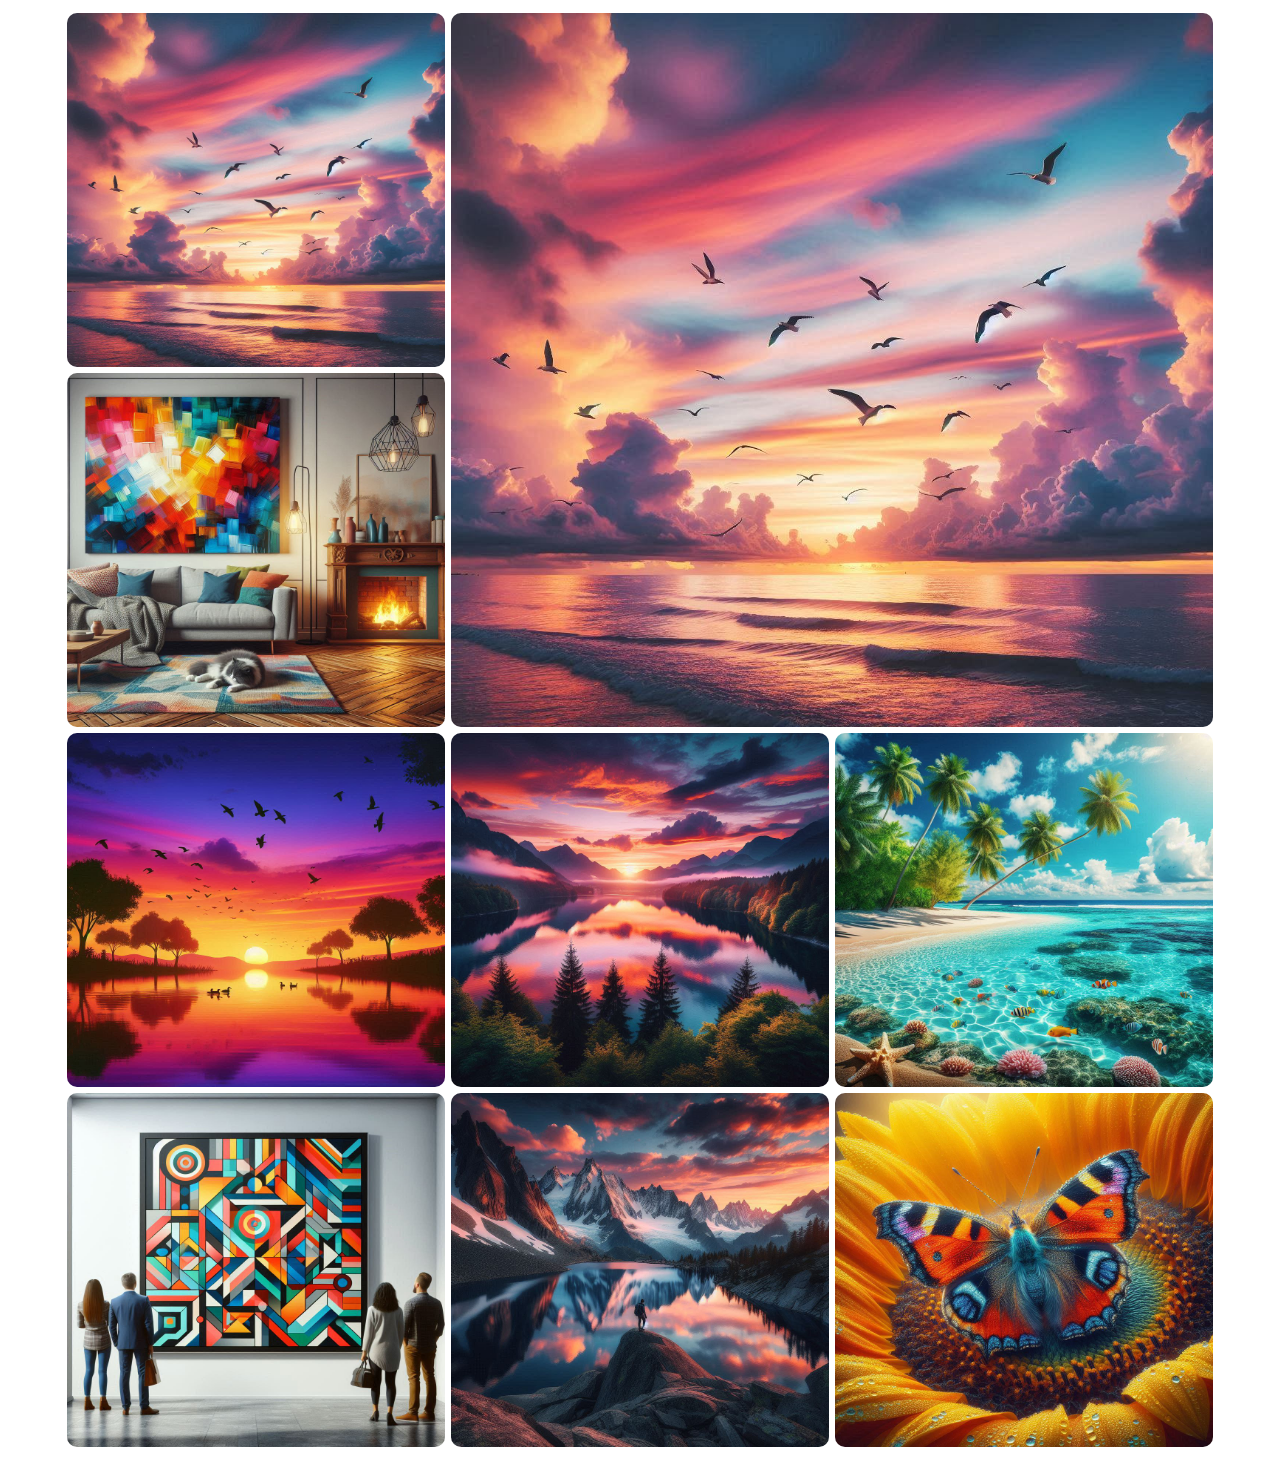
<file: galary.html>
<!DOCTYPE html>
<html lang="en">
  <head>
    <meta charset="UTF-8" />
    <meta name="viewport" content="width=device-width, initial-scale=1.0" />
    <link rel="stylesheet" href="galary.css" />
    <title>Document</title>
  </head>
  <body>
    <div class="container">
      <div class="img"><img src="images/img1.png" /></div>
      <div class="img img2"><img src="images/img2.png" /></div>
      <div class="img"><img src="images/img3.png" /></div>
      <div class="img"><img src="images/img4.png" /></div>
      <div class="img"><img src="images/img5.png" /></div>
      <div class="img"><img src="images/img6.png" /></div>
      <div class="img"><img src="images/img7.png" /></div>
      <div class="img"><img src="images/img8.png" /></div>
      <div class="img"><img src="images/img9.png" /></div>
    </div>
  </body>
</html>
</file>
<file: galary.css>
* {
    margin: 0;
    padding: 0;
    box-sizing: border-box;
}
html {
    scroll-behavior: smooth;
}
.container {
    margin: 10px 5%;
}

.img {
    width: auto;
    height: auto;
    padding: 3px;
    border-radius: 5px;
}
.container .img img {
    width: 100%;
    height: 100%;
    object-fit: cover;
    border-radius: 10px;
}

@media screen and (min-width: 768px) and (max-width: 1023px) {
    .container {
        margin: 10px 5%;
        display: grid;
        grid-template-columns: repeat(2, auto);
        grid-template-rows: repeat(5, auto);
    }
}

@media screen and (min-width: 1024px) {
    .container {
        margin: 10px 5%;
        display: grid;
        grid-template-columns: repeat(3, auto);
        grid-template-rows: repeat(4, auto);
    }
    .img {
        height: 40vh;
    }
    .container .img img {
        object-fit: fill;
    }
    .img2 {
        height: 80vh;
        align-items: stretch;
        justify-items: stretch;
        grid-column: 2 / span 2;
        grid-row: 1 / span 2;
    }
}
</file>
